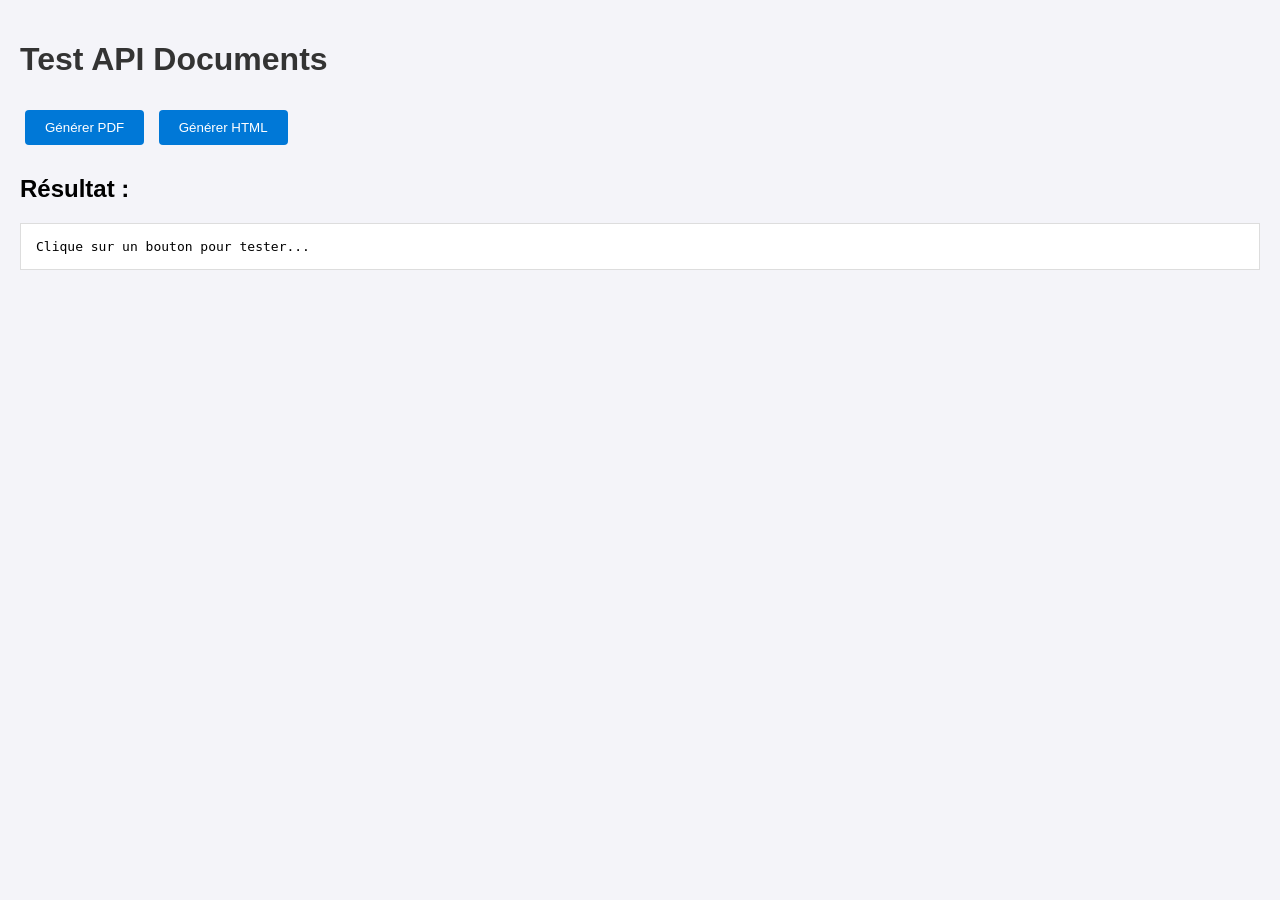
<file: webmotosystem_new_2/webmotosystem/src/main/resources/static/index.html>
<!DOCTYPE html>
<html lang="fr">
<head>
  <meta charset="UTF-8">
  <title>Test Documents API</title>
  <style>
    body {
      font-family: Arial, sans-serif;
      background: #f4f4f9;
      margin: 0;
      padding: 20px;
    }
    h1 {
      color: #333;
    }
    .btn {
      display: inline-block;
      margin: 10px 5px;
      padding: 10px 20px;
      background: #0078d7;
      color: white;
      border: none;
      border-radius: 4px;
      cursor: pointer;
    }
    .btn:hover {
      background: #005a9e;
    }
    pre {
      background: #fff;
      border: 1px solid #ddd;
      padding: 15px;
      max-height: 400px;
      overflow: auto;
    }
  </style>
</head>
<body>
  <h1>Test API Documents</h1>
  <button class="btn" onclick="fetchDocuments('pdf')">Générer PDF</button>
  <button class="btn" onclick="fetchDocuments('html')">Générer HTML</button>

  <h2>Résultat :</h2>
  <pre id="output">Clique sur un bouton pour tester...</pre>

  <script>
    async function fetchDocuments(type) {
      try {
        const response = await fetch(`http://localhost:8084/api/documents/${type}`);
        if (!response.ok) {
          document.getElementById('output').textContent = "Erreur: " + response.status;
          return;
        }
        const data = await response.json();
        document.getElementById('output').textContent = JSON.stringify(data, null, 2);
      } catch (error) {
        document.getElementById('output').textContent = "Erreur: " + error;
      }
    }
  </script>
</body>
</html>
</file>
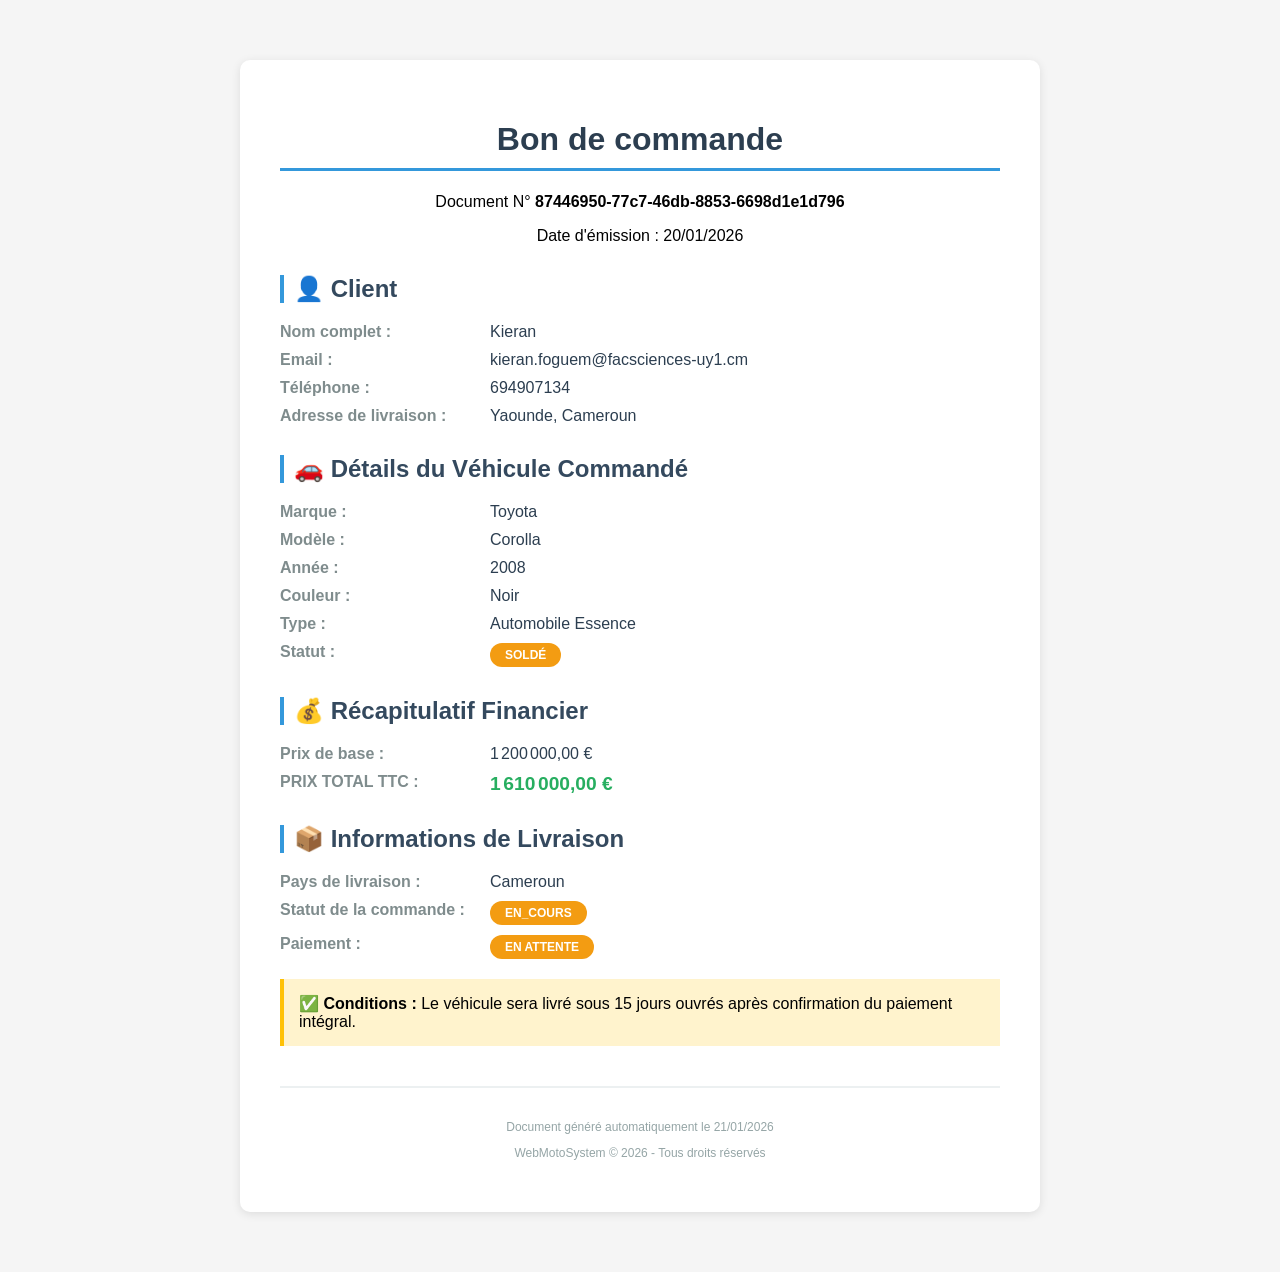
<file: webmotosystem_new_2/webmotosystem/document.html>
<!DOCTYPE html>
<html lang="fr">
<head>
<meta charset="UTF-8">
<meta name="viewport" content="width=device-width, initial-scale=1.0">
<title>Bon de commande</title>
<style>
body { font-family: Arial, sans-serif; max-width: 800px; margin: 40px auto; padding: 20px; background: #f5f5f5; }
.document { background: white; padding: 40px; border-radius: 10px; box-shadow: 0 2px 10px rgba(0,0,0,0.1); }
h1 { color: #2c3e50; border-bottom: 3px solid #3498db; padding-bottom: 10px; }
h2 { color: #34495e; margin-top: 30px; border-left: 4px solid #3498db; padding-left: 10px; }
.info-grid { display: grid; grid-template-columns: 200px 1fr; gap: 10px; margin: 15px 0; }
.label { font-weight: bold; color: #7f8c8d; }
.value { color: #2c3e50; }
.header { text-align: center; margin-bottom: 30px; }
.footer { margin-top: 40px; padding-top: 20px; border-top: 2px solid #ecf0f1; text-align: center; color: #95a5a6; font-size: 12px; }
.badge { display: inline-block; padding: 5px 15px; border-radius: 20px; font-size: 12px; font-weight: bold; }
.badge-success { background: #2ecc71; color: white; }
.badge-warning { background: #f39c12; color: white; }
.badge-info { background: #3498db; color: white; }
.highlight { background: #fff3cd; padding: 15px; border-left: 4px solid #ffc107; margin: 20px 0; }
.option-item { background: #e8f5e9; padding: 10px; margin: 5px 0; border-radius: 5px; border-left: 3px solid #4caf50; }
.price-highlight { color: #27ae60; font-weight: bold; }
</style>
</head>
<body>
<div class='document'>
<div class='header'>
<h1>Bon de commande</h1>
<p>Document N° <strong>87446950-77c7-46db-8853-6698d1e1d796</strong></p>
<p>Date d'émission : 20/01/2026</p>
</div>
<h2>👤 Client</h2>
<div class='info-grid'>
<div class='label'>Nom complet :</div><div class='value'>Kieran</div>
<div class='label'>Email :</div><div class='value'>kieran.foguem@facsciences-uy1.cm</div>
<div class='label'>Téléphone :</div><div class='value'>694907134</div>
<div class='label'>Adresse de livraison :</div><div class='value'>Yaounde, Cameroun</div>
</div>
<h2>🚗 Détails du Véhicule Commandé</h2>
<div class='info-grid'>
<div class='label'>Marque :</div><div class='value'>Toyota</div>
<div class='label'>Modèle :</div><div class='value'>Corolla</div>
<div class='label'>Année :</div><div class='value'>2008</div>
<div class='label'>Couleur :</div><div class='value'>Noir</div>
<div class='label'>Type :</div><div class='value'>Automobile Essence</div>
<div class='label'>Statut :</div><div class='value'><span class='badge badge-warning'>SOLDÉ</span></div>
</div>
<h2>💰 Récapitulatif Financier</h2>
<div class='info-grid'>
<div class='label'>Prix de base :</div><div class='value'>1 200 000,00 €</div>
<div class='label'><strong>PRIX TOTAL TTC :</strong></div><div class='value'><strong style='color: #27ae60; font-size: 1.2em;'>1 610 000,00 €</strong></div>
</div>
<h2>📦 Informations de Livraison</h2>
<div class='info-grid'>
<div class='label'>Pays de livraison :</div><div class='value'>Cameroun</div>
<div class='label'>Statut de la commande :</div><div class='value'><span class='badge badge-warning'>EN_COURS</span></div>
<div class='label'>Paiement :</div><div class='value'><span class='badge badge-warning'>EN ATTENTE</span></div>
</div>
<div class='highlight'>
<strong>✅ Conditions :</strong> Le véhicule sera livré sous 15 jours ouvrés après confirmation du paiement intégral.
</div>
<div class='footer'>
<p>Document généré automatiquement le 21/01/2026</p>
<p>WebMotoSystem © 2026 - Tous droits réservés</p>
</div>
</div>
</body></html>
</file>
